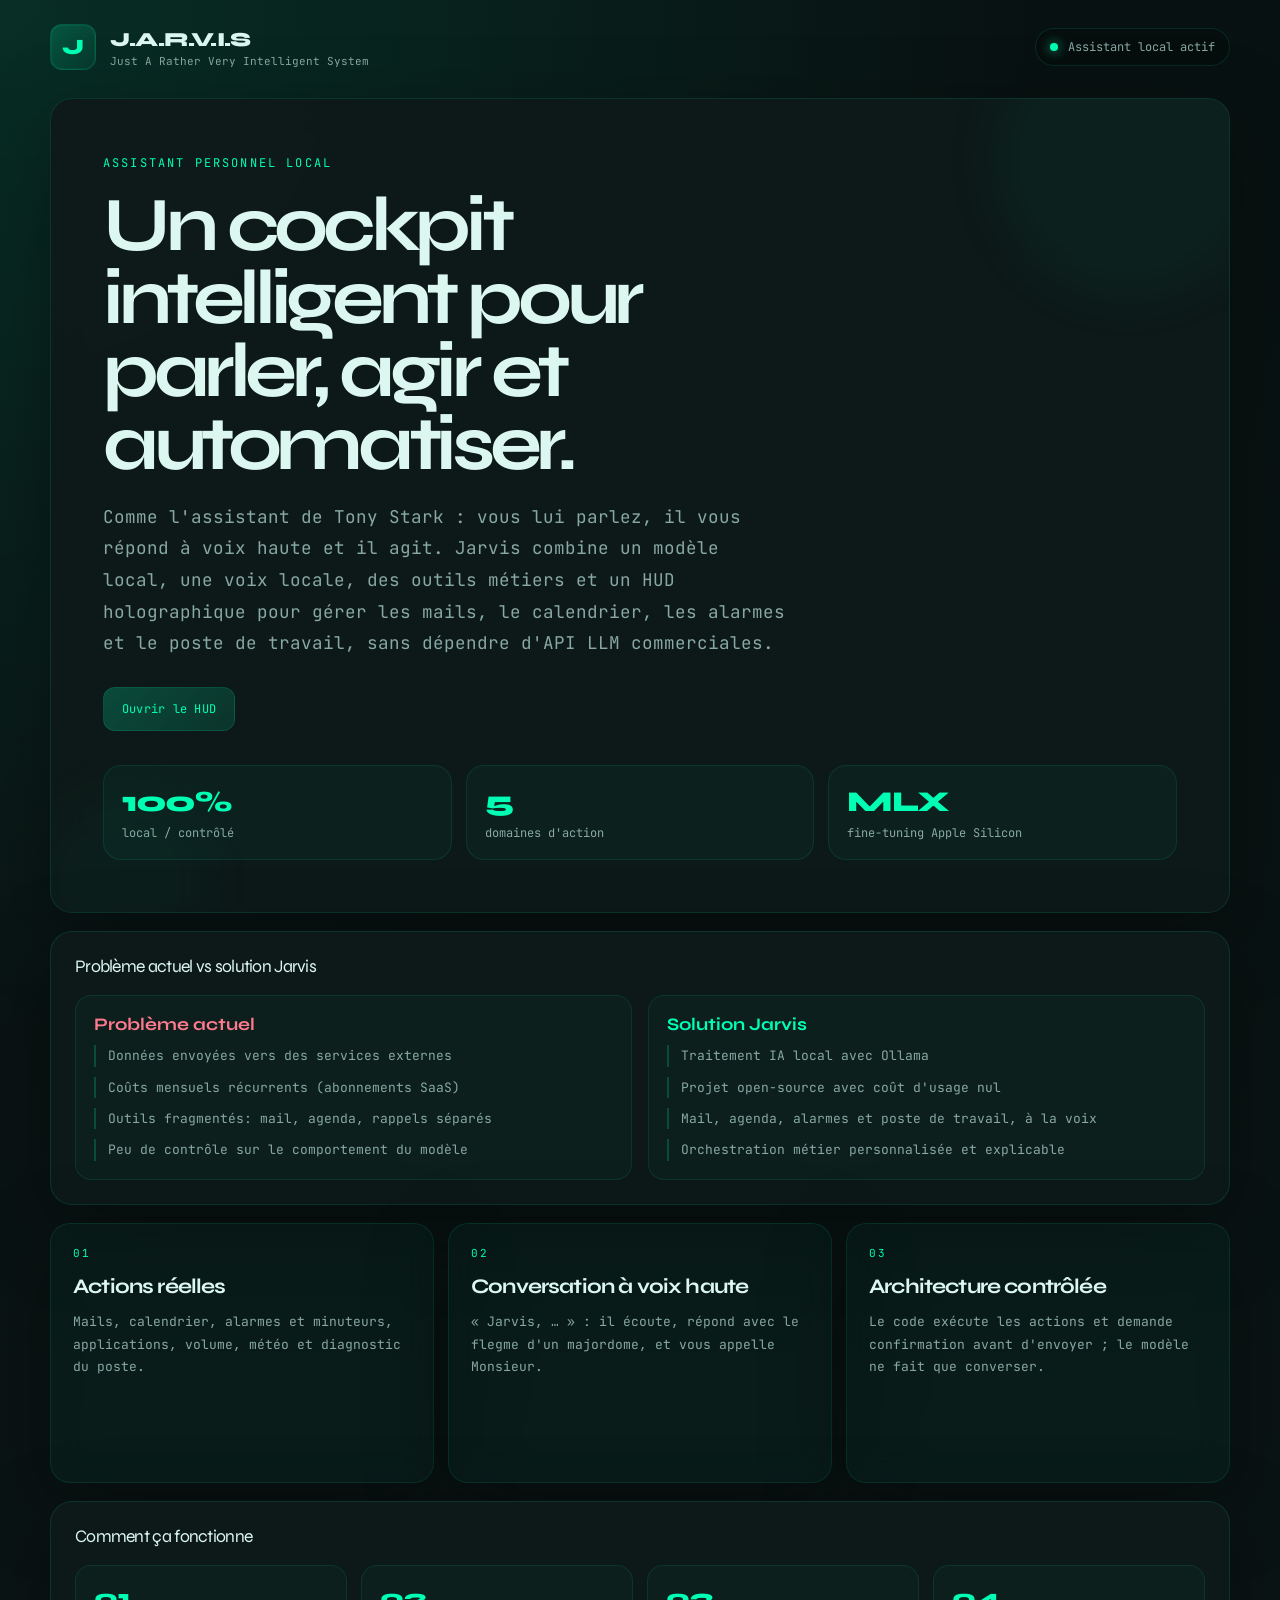
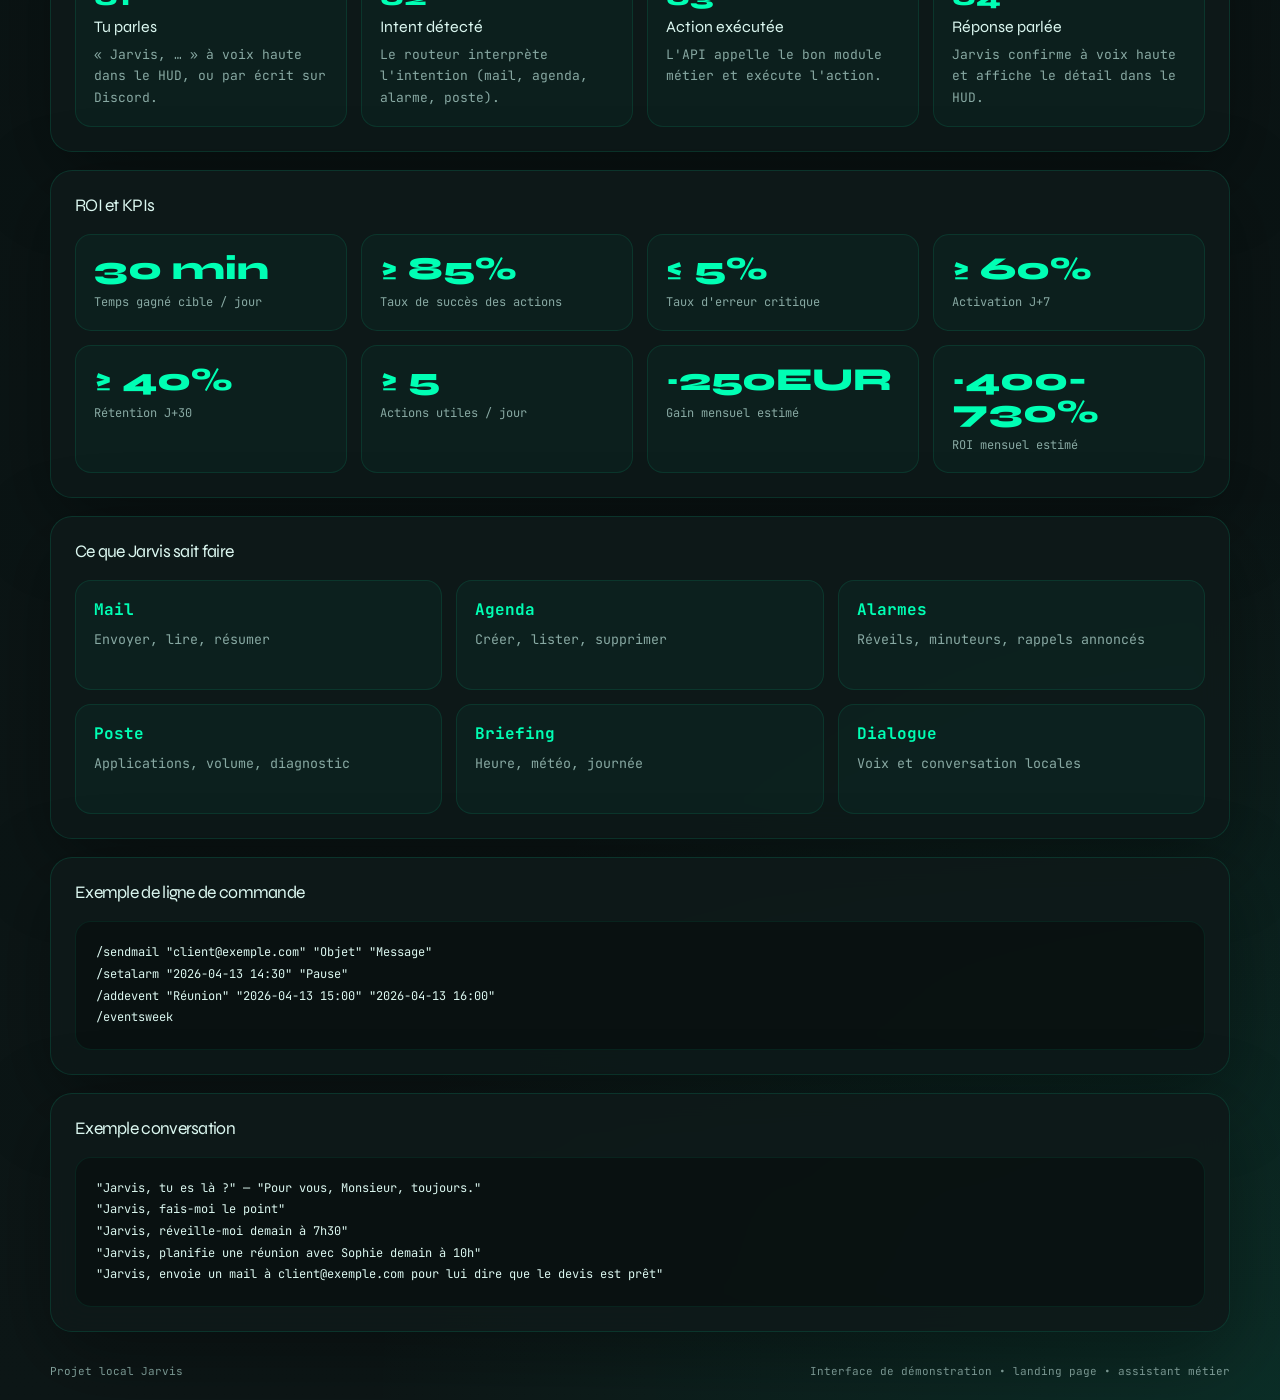
<file: Page/index.html>
<!DOCTYPE html>
<html lang="fr">
<head>
  <meta charset="UTF-8">
  <meta name="viewport" content="width=device-width, initial-scale=1.0">
  <title>J.A.R.V.I.S — Landing Page</title>
  <link rel="preconnect" href="https://fonts.googleapis.com">
  <link rel="preconnect" href="https://fonts.gstatic.com" crossorigin>
  <link href="https://fonts.googleapis.com/css2?family=JetBrains+Mono:wght@300;400;500;700&family=Syne:wght@700;800&display=swap" rel="stylesheet">
  <link rel="stylesheet" href="./style.css">
</head>
<body>
  <div class="scanlines"></div>
  <header class="topbar">
    <div class="brand">
      <span class="brand-mark">J</span>
      <div>
        <div class="brand-title">J.A.R.V.I.S</div>
        <div class="brand-subtitle">Just A Rather Very Intelligent System</div>
      </div>
    </div>
    <div class="status">
      <span class="status-dot"></span>
      <span>Assistant local actif</span>
    </div>
  </header>

  <!-- Contenu principal avec explication de JARVIS -->
  <main class="shell">
    <section class="hero card">
      <div class="eyebrow">Assistant personnel local</div>
      <h1>Un cockpit intelligent pour parler, agir et automatiser.</h1>
      <p class="lead">
        Comme l'assistant de Tony Stark : vous lui parlez, il vous répond à voix haute et il agit.
        Jarvis combine un modèle local, une voix locale, des outils métiers et un HUD holographique pour gérer
        les mails, le calendrier, les alarmes et le poste de travail, sans dépendre d'API LLM commerciales.
      </p>

      <div class="cta-row">
        <a class="btn primary" href="http://localhost:8001/">Ouvrir le HUD</a>
        <!-- <a class="btn secondary" href="../README.md">Lire le projet</a> -->
      </div>

      <div class="hero-grid">
        <div class="stat">
          <div class="stat-value">100%</div>
          <div class="stat-label">local / contrôlé</div>
        </div>
        <div class="stat">
          <div class="stat-value">5</div>
          <div class="stat-label">domaines d'action</div>
        </div>
        <div class="stat">
          <div class="stat-value">MLX</div>
          <div class="stat-label">fine-tuning Apple Silicon</div>
        </div>
      </div>
    </section>

    <!-- Comparaison et Constatation -->
    <section class="card compare">
      <div class="section-title">Problème actuel vs solution Jarvis</div>
      <div class="compare-grid">
        <div class="compare-col">
          <h3 class="compare-heading bad">Problème actuel</h3>
          <ul>
            <li>Données envoyées vers des services externes</li>
            <li>Coûts mensuels récurrents (abonnements SaaS)</li>
            <li>Outils fragmentés: mail, agenda, rappels séparés</li>
            <li>Peu de contrôle sur le comportement du modèle</li>
          </ul>
        </div>
        <div class="compare-col">
          <h3 class="compare-heading good">Solution Jarvis</h3>
          <ul>
            <li>Traitement IA local avec Ollama</li>
            <li>Projet open-source avec coût d'usage nul</li>
            <li>Mail, agenda, alarmes et poste de travail, à la voix</li>
            <li>Orchestration métier personnalisée et explicable</li>
          </ul>
        </div>
      </div>
    </section>

    <!-- Fonctionnalités -->
    <section class="features">
      <article class="card feature">
        <div class="feature-index">01</div>
        <h2>Actions réelles</h2>
        <p>Mails, calendrier, alarmes et minuteurs, applications, volume, météo et diagnostic du poste.</p>
      </article>

      <article class="card feature">
        <div class="feature-index">02</div>
        <h2>Conversation à voix haute</h2>
        <p>« Jarvis, … » : il écoute, répond avec le flegme d'un majordome, et vous appelle Monsieur.</p>
      </article>

      <article class="card feature">
        <div class="feature-index">03</div>
        <h2>Architecture contrôlée</h2>
        <p>Le code exécute les actions et demande confirmation avant d'envoyer ; le modèle ne fait que converser.</p>
      </article>
    </section>

    <!-- Fonctionnement -->
    <section class="card how">
      <div class="section-title">Comment ça fonctionne</div>
      <div class="steps-grid">
        <div class="step-card">
          <div class="step-num">01</div>
          <div class="step-name">Tu parles</div>
          <p>« Jarvis, … » à voix haute dans le HUD, ou par écrit sur Discord.</p>
        </div>
        <div class="step-card">
          <div class="step-num">02</div>
          <div class="step-name">Intent détecté</div>
          <p>Le routeur interprète l'intention (mail, agenda, alarme, poste).</p>
        </div>
        <div class="step-card">
          <div class="step-num">03</div>
          <div class="step-name">Action exécutée</div>
          <p>L'API appelle le bon module métier et exécute l'action.</p>
        </div>
        <div class="step-card">
          <div class="step-num">04</div>
          <div class="step-name">Réponse parlée</div>
          <p>Jarvis confirme à voix haute et affiche le détail dans le HUD.</p>
        </div>
      </div>
    </section>

    <!-- KPIs et ROI chiffre -->
    <section class="card kpis">
      <div class="section-title">ROI et KPIs</div>
      <div class="kpi-grid">
        <div class="kpi-item">
          <div class="kpi-value">30 min</div>
          <div class="kpi-label">Temps gagné cible / jour</div>
        </div>
        <div class="kpi-item">
          <div class="kpi-value">&ge; 85%</div>
          <div class="kpi-label">Taux de succès des actions</div>
        </div>
        <div class="kpi-item">
          <div class="kpi-value">&le; 5%</div>
          <div class="kpi-label">Taux d'erreur critique</div>
        </div>
        <div class="kpi-item">
          <div class="kpi-value">&ge; 60%</div>
          <div class="kpi-label">Activation J+7</div>
        </div>
        <div class="kpi-item">
          <div class="kpi-value">&ge; 40%</div>
          <div class="kpi-label">Rétention J+30</div>
        </div>
        <div class="kpi-item">
          <div class="kpi-value">&ge; 5</div>
          <div class="kpi-label">Actions utiles / jour</div>
        </div>
        <div class="kpi-item">
          <div class="kpi-value">~250EUR</div>
          <div class="kpi-label">Gain mensuel estimé</div>
        </div>
        <div class="kpi-item">
          <div class="kpi-value">~400-730%</div>
          <div class="kpi-label">ROI mensuel estimé</div>
        </div>
      </div>
    </section>

    <!-- Explication de ce que Jarvis sait faire pour les differentes fonctionnalités -->
    <section class="card roadmap">
      <div class="section-title">Ce que Jarvis sait faire</div>
      <div class="roadmap-grid">
        <div class="roadmap-item"><span>Mail</span><small>Envoyer, lire, résumer</small></div>
        <div class="roadmap-item"><span>Agenda</span><small>Créer, lister, supprimer</small></div>
        <div class="roadmap-item"><span>Alarmes</span><small>Réveils, minuteurs, rappels annoncés</small></div>
        <div class="roadmap-item"><span>Poste</span><small>Applications, volume, diagnostic</small></div>
        <div class="roadmap-item"><span>Briefing</span><small>Heure, météo, journée</small></div>
        <div class="roadmap-item"><span>Dialogue</span><small>Voix et conversation locales</small></div>
      </div>
    </section>

    <!-- Exemples d'utilisation avec les commandes  -->
    <section class="card showcase">
      <div class="section-title">Exemple de ligne de commande</div>
      <pre>/sendmail "client@exemple.com" "Objet" "Message"
/setalarm "2026-04-13 14:30" "Pause"
/addevent "Réunion" "2026-04-13 15:00" "2026-04-13 16:00"
/eventsweek</pre>
    </section>

    <!-- Exemples de conversation -->
    <section class="card showcase">
      <div class="section-title">Exemple conversation</div>
      <pre>"Jarvis, tu es là ?" — "Pour vous, Monsieur, toujours."
"Jarvis, fais-moi le point"
"Jarvis, réveille-moi demain à 7h30"
"Jarvis, planifie une réunion avec Sophie demain à 10h"
"Jarvis, envoie un mail à client@exemple.com pour lui dire que le devis est prêt"</pre>
    </section>
  </main>

  <!-- Pied de page -->
  <footer class="footer">
    <span>Projet local Jarvis</span>
    <span>Interface de démonstration • landing page • assistant métier</span>
  </footer>
</body>
</html>
</file>
<file: Page/style.css>
* {
  box-sizing: border-box;
  margin: 0;
  padding: 0;
}

:root {
  --bg: #081111;
  --bg2: #0d1717;
  --card: rgba(15, 26, 26, 0.92);
  --card-border: rgba(0, 255, 180, 0.12);
  --accent: #00ffb4;
  --accent-soft: rgba(0, 255, 180, 0.18);
  --accent-2: #00d39b;
  --text: #dbf7f0;
  --muted: #88a9a3;
  --shadow: 0 24px 80px rgba(0, 0, 0, 0.35);
  --mono: 'JetBrains Mono', monospace;
  --title: 'Syne', sans-serif;
}

html,
body {
  min-height: 100%;
}

body {
  font-family: var(--mono);
  color: var(--text);
  background:
    radial-gradient(circle at top left, rgba(0, 255, 180, 0.12), transparent 32%),
    radial-gradient(circle at bottom right, rgba(0, 211, 155, 0.12), transparent 28%),
    linear-gradient(180deg, var(--bg), var(--bg2));
  min-height: 100vh;
  display: flex;
  flex-direction: column;
  overflow-x: hidden;
}

.scanlines {
  position: fixed;
  inset: 0;
  pointer-events: none;
  background: repeating-linear-gradient(
    to bottom,
    rgba(255, 255, 255, 0.018) 0,
    rgba(255, 255, 255, 0.018) 1px,
    transparent 1px,
    transparent 4px
  );
  opacity: 0.35;
}

.topbar,
.shell,
.footer {
  width: min(1180px, calc(100% - 32px));
  margin: 0 auto;
}

.topbar {
  display: flex;
  justify-content: space-between;
  align-items: center;
  padding: 24px 0 18px;
}

.brand {
  display: flex;
  align-items: center;
  gap: 14px;
}

.brand-mark {
  display: grid;
  place-items: center;
  width: 46px;
  height: 46px;
  border-radius: 12px;
  background: linear-gradient(135deg, rgba(0, 255, 180, 0.2), rgba(0, 211, 155, 0.08));
  border: 1px solid var(--card-border);
  color: var(--accent);
  font-family: var(--title);
  font-size: 22px;
  font-weight: 800;
  box-shadow: 0 0 0 1px rgba(0, 255, 180, 0.08) inset;
}

.brand-title {
  font-family: var(--title);
  font-size: 20px;
  font-weight: 800;
  letter-spacing: -0.04em;
}

.brand-subtitle {
  color: var(--muted);
  font-size: 11px;
  margin-top: 2px;
}

.status {
  display: inline-flex;
  align-items: center;
  gap: 10px;
  color: var(--muted);
  font-size: 12px;
  padding: 10px 14px;
  border: 1px solid var(--card-border);
  border-radius: 999px;
  background: rgba(0, 0, 0, 0.18);
}

.status-dot {
  width: 8px;
  height: 8px;
  border-radius: 50%;
  background: var(--accent);
  box-shadow: 0 0 12px rgba(0, 255, 180, 0.8);
  animation: pulse 2.2s infinite;
}

@keyframes pulse {
  0%, 100% { transform: scale(1); opacity: 1; }
  50% { transform: scale(0.8); opacity: 0.55; }
}

.shell {
  display: grid;
  gap: 18px;
  padding: 10px 0 28px;
  flex: 1;
  align-content: start;
  min-height: calc(100vh - 160px);
}

.card {
  position: relative;
  border: 1px solid var(--card-border);
  border-radius: 22px;
  background: var(--card);
  box-shadow: var(--shadow);
  backdrop-filter: blur(16px);
}

.hero {
  padding: clamp(28px, 5vw, 52px);
  overflow: hidden;
}

.hero::before,
.hero::after {
  content: '';
  position: absolute;
  border-radius: 999px;
  filter: blur(30px);
  opacity: 0.35;
}

.hero::before {
  width: 280px;
  height: 280px;
  background: rgba(0, 255, 180, 0.12);
  top: -80px;
  right: -40px;
}

.hero::after {
  width: 180px;
  height: 180px;
  background: rgba(0, 211, 155, 0.1);
  bottom: -60px;
  left: -20px;
}

.eyebrow {
  display: inline-flex;
  align-items: center;
  gap: 8px;
  color: var(--accent);
  font-size: 12px;
  letter-spacing: 0.18em;
  text-transform: uppercase;
  margin-bottom: 18px;
}

.hero h1 {
  font-family: var(--title);
  font-size: clamp(2.3rem, 6vw, 5rem);
  line-height: 0.95;
  letter-spacing: -0.07em;
  max-width: 11ch;
}

.lead {
  max-width: 62ch;
  margin-top: 20px;
  color: var(--muted);
  font-size: clamp(0.98rem, 1.5vw, 1.1rem);
  line-height: 1.8;
}

.cta-row {
  display: flex;
  flex-wrap: wrap;
  gap: 12px;
  margin-top: 28px;
}

.btn {
  text-decoration: none;
  padding: 13px 18px;
  border-radius: 12px;
  border: 1px solid var(--card-border);
  font-size: 12px;
  letter-spacing: 0.02em;
  transition: transform 0.18s ease, background 0.18s ease, border-color 0.18s ease;
}

.btn:hover {
  transform: translateY(-1px);
}

.btn.primary {
  background: linear-gradient(135deg, rgba(0, 255, 180, 0.22), rgba(0, 255, 180, 0.12));
  color: var(--accent);
}

.btn.secondary {
  background: rgba(255, 255, 255, 0.03);
  color: var(--text);
}

.hero-grid,
.features,
.roadmap-grid {
  display: grid;
  gap: 14px;
}

.hero-grid {
  grid-template-columns: repeat(3, minmax(0, 1fr));
  margin-top: 34px;
}

.stat,
.feature,
.roadmap-item {
  border: 1px solid rgba(0, 255, 180, 0.1);
  background: rgba(0, 255, 180, 0.035);
}

.stat {
  padding: 18px;
  border-radius: 18px;
}

.stat-value {
  font-family: var(--title);
  color: var(--accent);
  font-size: 1.8rem;
  font-weight: 800;
  letter-spacing: -0.05em;
}

.stat-label {
  color: var(--muted);
  margin-top: 6px;
  font-size: 12px;
}

.features {
  grid-template-columns: repeat(3, minmax(0, 1fr));
}

.feature {
  padding: 22px;
  border-radius: 20px;
  min-height: 240px;
}

.feature-index {
  color: var(--accent);
  font-size: 11px;
  letter-spacing: 0.16em;
  margin-bottom: 14px;
}

.feature h2,
.section-title {
  font-family: var(--title);
  letter-spacing: -0.04em;
}

.feature h2 {
  font-size: 1.3rem;
  margin-bottom: 12px;
}

.feature p {
  color: var(--muted);
  line-height: 1.75;
  font-size: 13px;
}

.roadmap,
.showcase {
  padding: 24px;
}

.compare,
.how,
.kpis {
  padding: 24px;
}

.compare-grid {
  display: grid;
  grid-template-columns: 1fr 1fr;
  gap: 16px;
}

.compare-col {
  border: 1px solid rgba(0, 255, 180, 0.1);
  background: rgba(0, 255, 180, 0.03);
  border-radius: 16px;
  padding: 18px;
}

.compare-heading {
  font-family: var(--title);
  font-size: 1.1rem;
  margin-bottom: 10px;
}

.compare-heading.bad {
  color: #ff7a8f;
}

.compare-heading.good {
  color: var(--accent);
}

.compare-col ul {
  list-style: none;
  display: grid;
  gap: 10px;
}

.compare-col li {
  color: var(--muted);
  font-size: 13px;
  line-height: 1.65;
  padding-left: 12px;
  border-left: 2px solid rgba(0, 255, 180, 0.2);
}

.steps-grid {
  display: grid;
  grid-template-columns: repeat(4, minmax(0, 1fr));
  gap: 14px;
}

.step-card {
  border: 1px solid rgba(0, 255, 180, 0.1);
  background: rgba(0, 255, 180, 0.03);
  border-radius: 16px;
  padding: 18px;
}

.step-num {
  font-family: var(--title);
  color: var(--accent);
  font-size: 1.4rem;
  font-weight: 800;
  margin-bottom: 6px;
}

.step-name {
  font-family: var(--title);
  color: var(--text);
  font-size: 1rem;
  margin-bottom: 8px;
}

.step-card p {
  color: var(--muted);
  font-size: 13px;
  line-height: 1.65;
}

.kpi-grid {
  display: grid;
  grid-template-columns: repeat(4, minmax(0, 1fr));
  gap: 14px;
}

.kpi-item {
  border: 1px solid rgba(0, 255, 180, 0.1);
  background: rgba(0, 255, 180, 0.03);
  border-radius: 16px;
  padding: 18px;
}

.kpi-value {
  font-family: var(--title);
  color: var(--accent);
  font-size: 2rem;
  font-weight: 800;
  line-height: 1;
}

.kpi-label {
  margin-top: 8px;
  color: var(--muted);
  font-size: 12px;
  line-height: 1.55;
}

.section-title {
  margin-bottom: 18px;
  font-size: 1.1rem;
}

.roadmap-grid {
  grid-template-columns: repeat(3, minmax(0, 1fr));
}

.roadmap-item {
  padding: 18px;
  border-radius: 16px;
  min-height: 110px;
}

.roadmap-item span {
  display: block;
  color: var(--accent);
  font-weight: 700;
  margin-bottom: 8px;
}

.roadmap-item small {
  color: var(--muted);
  line-height: 1.6;
}

.showcase pre {
  overflow: auto;
  padding: 20px;
  border-radius: 16px;
  background: rgba(0, 0, 0, 0.28);
  border: 1px solid rgba(0, 255, 180, 0.08);
  color: var(--text);
  font-family: var(--mono);
  font-size: 12px;
  line-height: 1.8;
}

.footer {
  display: flex;
  justify-content: space-between;
  gap: 18px;
  padding: 4px 0 22px;
  color: var(--muted);
  font-size: 11px;
}

@media (min-width: 1200px) {
  .hero {
    min-height: 42vh;
  }

  .features {
    align-items: stretch;
  }

  .feature {
    min-height: 260px;
  }
}

@media (max-width: 960px) {
  .topbar,
  .footer {
    flex-direction: column;
    align-items: flex-start;
  }

  .compare-grid,
  .steps-grid,
  .kpi-grid,
  .hero-grid,
  .features,
  .roadmap-grid {
    grid-template-columns: 1fr;
  }

  .hero h1 {
    max-width: none;
  }
}
</file>
